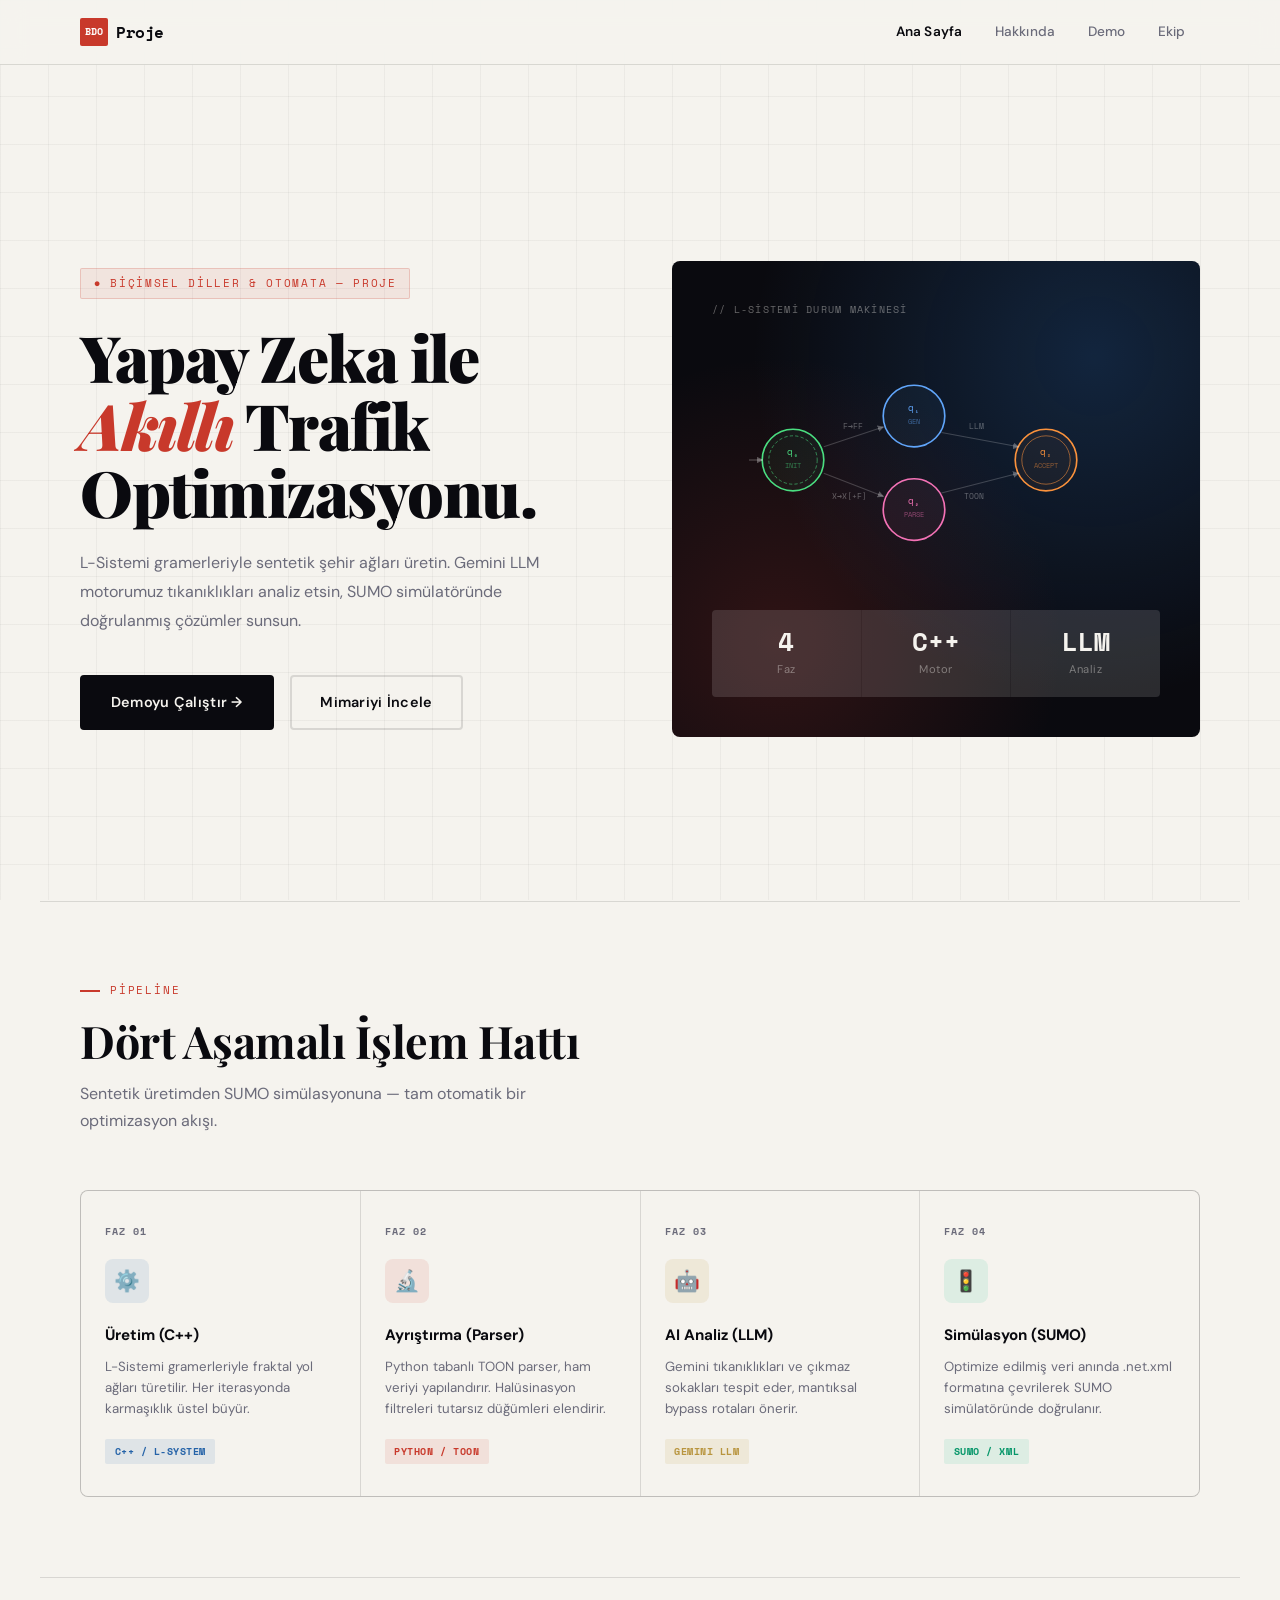
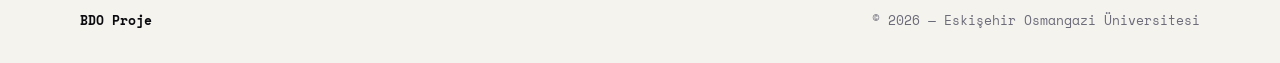
<file: bdo/frontend/index.html>
<!DOCTYPE html>
<html lang="tr">
<head>
    <meta charset="UTF-8">
    <meta name="viewport" content="width=device-width, initial-scale=1.0">
    <title>BDO Proje — Trafik Optimizasyon Sistemi</title>
    <link rel="stylesheet" href="css/style.css">
</head>
<body>

<header>
    <nav>
        <a href="index.html" class="logo">
            <span class="logo-badge">BDO</span>
            Proje
        </a>
        <ul class="nav-links">
            <li><a href="index.html" class="active">Ana Sayfa</a></li>
            <li><a href="about.html">Hakkında</a></li>
            <li><a href="tool.html">Demo</a></li>
            <li><a href="contact.html">Ekip</a></li>
        </ul>
    </nav>
</header>

<div class="hero">
    <div class="hero-left">
        <div class="hero-tag">
            <span>●</span> Biçimsel Diller & Otomata — Proje
        </div>
        <h1 class="hero-title">
            Yapay Zeka ile<br>
            <em>Akıllı</em> Trafik<br>
            Optimizasyonu.
        </h1>
        <p class="hero-desc">
            L-Sistemi gramerleriyle sentetik şehir ağları üretin. Gemini LLM motorumuz tıkanıklıkları analiz etsin, SUMO simülatöründe doğrulanmış çözümler sunsun.
        </p>
        <div class="hero-actions">
            <a href="tool.html" class="btn-primary">
                Demoyu Çalıştır →
            </a>
            <a href="about.html" class="btn-secondary">
                Mimariyi İncele
            </a>
        </div>
    </div>
    <div class="hero-visual fade-up delay-2">
        <div class="automata-diagram">
            <div class="diagram-header">// L-SİSTEMİ DURUM MAKİNESİ</div>
            <svg class="diagram-svg" viewBox="0 0 380 200" fill="none" xmlns="http://www.w3.org/2000/svg">
                <!-- States -->
                <circle cx="60" cy="100" r="28" stroke="#4ade80" stroke-width="1.5" fill="rgba(74,222,128,0.05)"/>
                <circle cx="60" cy="100" r="22" stroke="#4ade80" stroke-width="0.5" stroke-dasharray="3 2" fill="none"/>
                <text x="60" y="95" text-anchor="middle" font-family="Space Mono" font-size="8" fill="#4ade80">q₀</text>
                <text x="60" y="107" text-anchor="middle" font-family="Space Mono" font-size="6" fill="rgba(74,222,128,0.5)">INIT</text>

                <circle cx="170" cy="60" r="28" stroke="#60a5fa" stroke-width="1.5" fill="rgba(96,165,250,0.05)"/>
                <text x="170" y="55" text-anchor="middle" font-family="Space Mono" font-size="8" fill="#60a5fa">q₁</text>
                <text x="170" y="67" text-anchor="middle" font-family="Space Mono" font-size="6" fill="rgba(96,165,250,0.5)">GEN</text>

                <circle cx="170" cy="145" r="28" stroke="#f472b6" stroke-width="1.5" fill="rgba(244,114,182,0.05)"/>
                <text x="170" y="140" text-anchor="middle" font-family="Space Mono" font-size="8" fill="#f472b6">q₂</text>
                <text x="170" y="152" text-anchor="middle" font-family="Space Mono" font-size="6" fill="rgba(244,114,182,0.5)">PARSE</text>

                <circle cx="290" cy="100" r="28" stroke="#fb923c" stroke-width="1.5" fill="rgba(251,146,60,0.05)"/>
                <circle cx="290" cy="100" r="22" stroke="#fb923c" stroke-width="0.5" fill="none"/>
                <text x="290" y="95" text-anchor="middle" font-family="Space Mono" font-size="8" fill="#fb923c">q₃</text>
                <text x="290" y="107" text-anchor="middle" font-family="Space Mono" font-size="6" fill="rgba(251,146,60,0.5)">ACCEPT</text>

                <!-- Arrows -->
                <path d="M 88 88 L 142 70" stroke="rgba(255,255,255,0.2)" stroke-width="1" marker-end="url(#arrow)"/>
                <text x="105" y="72" font-family="Space Mono" font-size="7" fill="rgba(255,255,255,0.35)">F→FF</text>

                <path d="M 88 112 L 142 133" stroke="rgba(255,255,255,0.2)" stroke-width="1" marker-end="url(#arrow)"/>
                <text x="95" y="135" font-family="Space Mono" font-size="7" fill="rgba(255,255,255,0.35)">X→X[+F]</text>

                <path d="M 195 75 L 265 88" stroke="rgba(255,255,255,0.2)" stroke-width="1" marker-end="url(#arrow)"/>
                <text x="220" y="72" font-family="Space Mono" font-size="7" fill="rgba(255,255,255,0.35)">LLM</text>

                <path d="M 195 130 L 265 112" stroke="rgba(255,255,255,0.2)" stroke-width="1" marker-end="url(#arrow)"/>
                <text x="215" y="135" font-family="Space Mono" font-size="7" fill="rgba(255,255,255,0.35)">TOON</text>

                <!-- Start arrow -->
                <path d="M 20 100 L 32 100" stroke="rgba(255,255,255,0.3)" stroke-width="1" marker-end="url(#arrow)"/>

                <defs>
                    <marker id="arrow" markerWidth="6" markerHeight="6" refX="5" refY="3" orient="auto">
                        <path d="M0,0 L0,6 L6,3 z" fill="rgba(255,255,255,0.3)"/>
                    </marker>
                </defs>
            </svg>
            <div class="stat-row">
                <div class="stat-box">
                    <div class="stat-num">4</div>
                    <div class="stat-label">Faz</div>
                </div>
                <div class="stat-box">
                    <div class="stat-num">C++</div>
                    <div class="stat-label">Motor</div>
                </div>
                <div class="stat-box">
                    <div class="stat-num">LLM</div>
                    <div class="stat-label">Analiz</div>
                </div>
            </div>
        </div>
    </div>
</div>

<hr class="sep">

<!-- Pipeline Section -->
<section>
    <div class="section-label">Pipeline</div>
    <h2 class="section-title">Dört Aşamalı İşlem Hattı</h2>
    <p class="section-sub">Sentetik üretimden SUMO simülasyonuna — tam otomatik bir optimizasyon akışı.</p>

    <div class="phases-grid">
        <div class="phase-card fade-up">
            <div class="phase-num">FAZ 01</div>
            <div class="phase-icon">⚙️</div>
            <div class="phase-title">Üretim (C++)</div>
            <p class="phase-desc">L-Sistemi gramerleriyle fraktal yol ağları türetilir. Her iterasyonda karmaşıklık üstel büyür.</p>
            <span class="phase-tag">C++ / L-SYSTEM</span>
        </div>
        <div class="phase-card fade-up delay-1">
            <div class="phase-num">FAZ 02</div>
            <div class="phase-icon">🔬</div>
            <div class="phase-title">Ayrıştırma (Parser)</div>
            <p class="phase-desc">Python tabanlı TOON parser, ham veriyi yapılandırır. Halüsinasyon filtreleri tutarsız düğümleri elendirir.</p>
            <span class="phase-tag">PYTHON / TOON</span>
        </div>
        <div class="phase-card fade-up delay-2">
            <div class="phase-num">FAZ 03</div>
            <div class="phase-icon">🤖</div>
            <div class="phase-title">AI Analiz (LLM)</div>
            <p class="phase-desc">Gemini tıkanıklıkları ve çıkmaz sokakları tespit eder, mantıksal bypass rotaları önerir.</p>
            <span class="phase-tag">GEMINI LLM</span>
        </div>
        <div class="phase-card fade-up delay-3">
            <div class="phase-num">FAZ 04</div>
            <div class="phase-icon">🚦</div>
            <div class="phase-title">Simülasyon (SUMO)</div>
            <p class="phase-desc">Optimize edilmiş veri anında .net.xml formatına çevrilerek SUMO simülatöründe doğrulanır.</p>
            <span class="phase-tag">SUMO / XML</span>
        </div>
    </div>
</section>

<footer>
    <span class="footer-logo">BDO Proje</span>
    <span>© 2026 — Eskişehir Osmangazi Üniversitesi</span>
</footer>

</body>
</html>
</file>
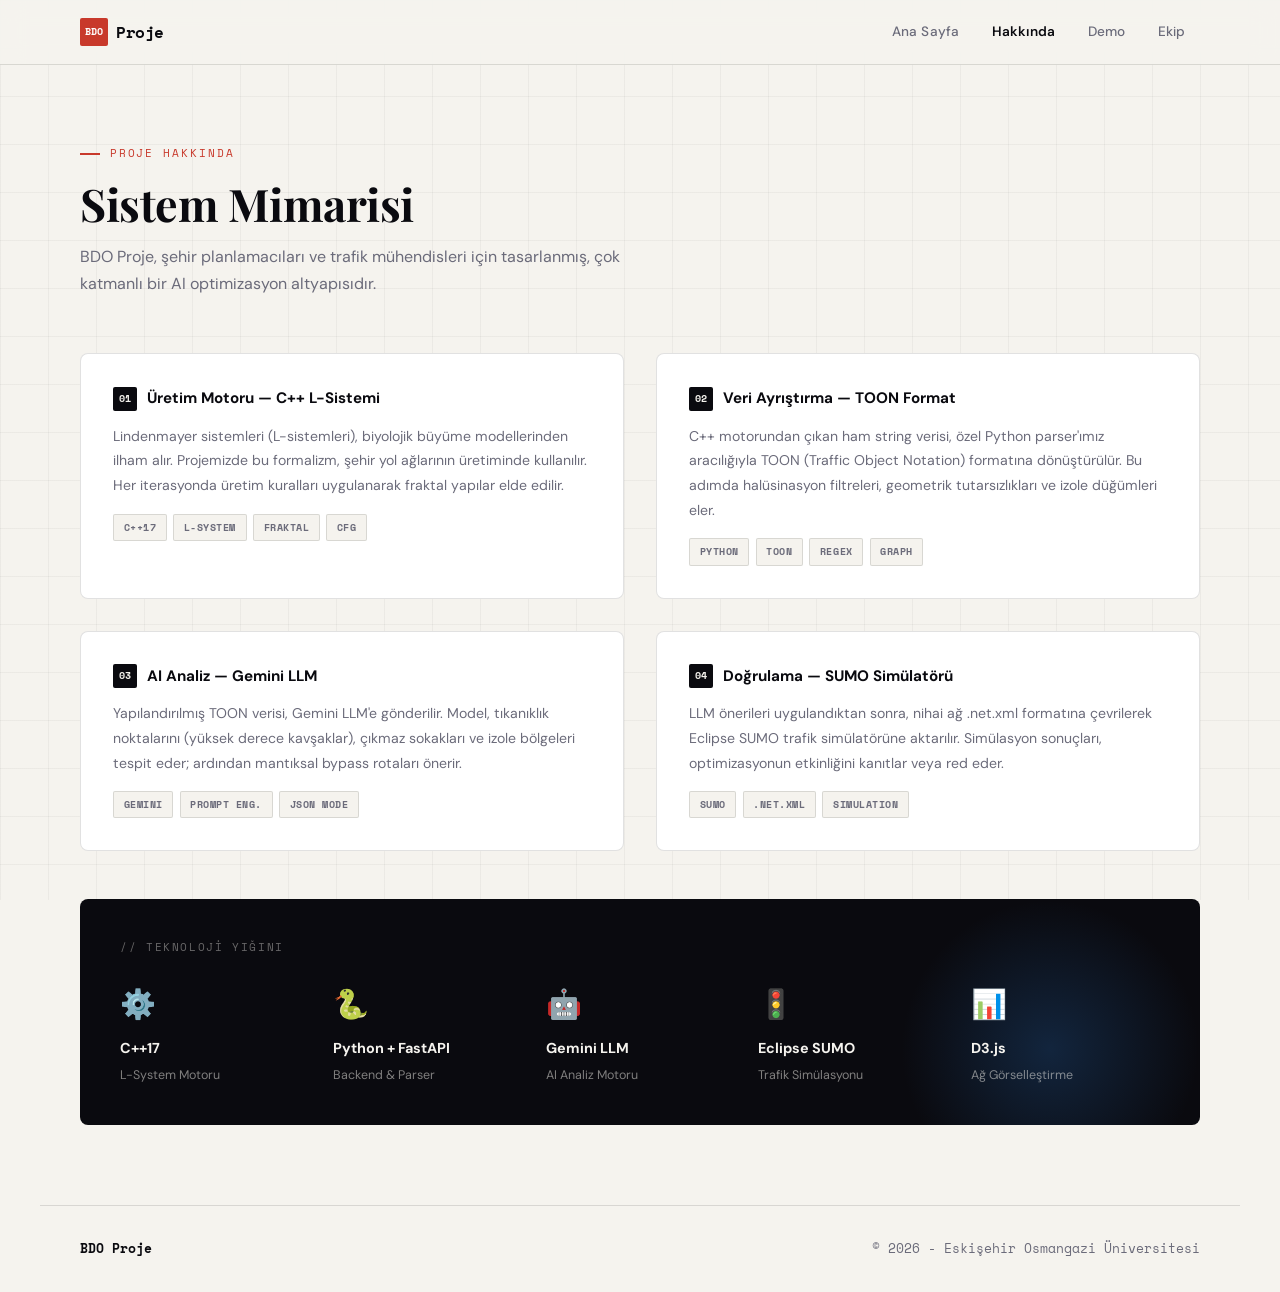
<file: bdo/frontend/about.html>
<!DOCTYPE html>
<html lang="tr">
<head>
    <meta charset="UTF-8">
    <meta name="viewport" content="width=device-width, initial-scale=1.0">
    <title>BDO Proje — Hakkında</title>
    <link rel="stylesheet" href="css/style.css">
</head>
<body>

<header>
    <nav>
        <a href="index.html" class="logo">
            <span class="logo-badge">BDO</span>
            Proje
        </a>
        <ul class="nav-links">
            <li><a href="index.html">Ana Sayfa</a></li>
            <li><a href="about.html" class="active">Hakkında</a></li>
            <li><a href="tool.html">Demo</a></li>
            <li><a href="contact.html">Ekip</a></li>
        </ul>
    </nav>
</header>

<section>
    <div class="section-label">Proje Hakkında</div>
    <h1 class="section-title">Sistem Mimarisi</h1>
    <p class="section-sub">BDO Proje, şehir planlamacıları ve trafik mühendisleri için tasarlanmış, çok katmanlı bir AI optimizasyon altyapısıdır.</p>

    <div class="arch-grid">
        <div class="arch-card fade-up">
            <div class="arch-card-title">
                <span class="arch-badge">01</span>
                Üretim Motoru — C++ L-Sistemi
            </div>
            <p>Lindenmayer sistemleri (L-sistemleri), biyolojik büyüme modellerinden ilham alır. Projemizde bu formalizm, şehir yol ağlarının üretiminde kullanılır. Her iterasyonda üretim kuralları uygulanarak fraktal yapılar elde edilir.</p>
            <div class="tech-chips">
                <span class="chip">C++17</span>
                <span class="chip">L-SYSTEM</span>
                <span class="chip">FRAKTAL</span>
                <span class="chip">CFG</span>
            </div>
        </div>

        <div class="arch-card fade-up delay-1">
            <div class="arch-card-title">
                <span class="arch-badge">02</span>
                Veri Ayrıştırma — TOON Format
            </div>
            <p>C++ motorundan çıkan ham string verisi, özel Python parser'ımız aracılığıyla TOON (Traffic Object Notation) formatına dönüştürülür. Bu adımda halüsinasyon filtreleri, geometrik tutarsızlıkları ve izole düğümleri eler.</p>
            <div class="tech-chips">
                <span class="chip">PYTHON</span>
                <span class="chip">TOON</span>
                <span class="chip">REGEX</span>
                <span class="chip">GRAPH</span>
            </div>
        </div>

        <div class="arch-card fade-up delay-2">
            <div class="arch-card-title">
                <span class="arch-badge">03</span>
                AI Analiz — Gemini LLM
            </div>
            <p>Yapılandırılmış TOON verisi, Gemini LLM'e gönderilir. Model, tıkanıklık noktalarını (yüksek derece kavşaklar), çıkmaz sokakları ve izole bölgeleri tespit eder; ardından mantıksal bypass rotaları önerir.</p>
            <div class="tech-chips">
                <span class="chip">GEMINI</span>
                <span class="chip">PROMPT ENG.</span>
                <span class="chip">JSON MODE</span>
            </div>
        </div>

        <div class="arch-card fade-up delay-3">
            <div class="arch-card-title">
                <span class="arch-badge">04</span>
                Doğrulama — SUMO Simülatörü
            </div>
            <p>LLM önerileri uygulandıktan sonra, nihai ağ .net.xml formatına çevrilerek Eclipse SUMO trafik simülatörüne aktarılır. Simülasyon sonuçları, optimizasyonun etkinliğini kanıtlar veya red eder.</p>
            <div class="tech-chips">
                <span class="chip">SUMO</span>
                <span class="chip">.NET.XML</span>
                <span class="chip">SIMULATION</span>
            </div>
        </div>
    </div>

    <!-- Tech Stack Summary -->
    <div style="margin-top: 3rem; background: var(--ink); color: var(--paper); border-radius: 8px; padding: 2.5rem; position: relative; overflow: hidden;">
        <div style="position: absolute; top: 0; right: 0; width: 300px; height: 300px; background: radial-gradient(circle, rgba(37,99,168,0.3) 0%, transparent 70%); pointer-events: none;"></div>
        <div style="font-family: 'Space Mono', monospace; font-size: 0.68rem; letter-spacing: 0.15em; text-transform: uppercase; color: rgba(245,243,238,0.4); margin-bottom: 1.5rem;">// TEKNOLOJİ YIĞINI</div>
        <div style="display: grid; grid-template-columns: repeat(auto-fit, minmax(140px, 1fr)); gap: 1.5rem; position: relative;">
            <div>
                <div style="font-size: 1.8rem; margin-bottom: 0.5rem;">⚙️</div>
                <div style="font-weight: 700; font-size: 0.9rem;">C++17</div>
                <div style="font-size: 0.78rem; color: rgba(245,243,238,0.5); margin-top: 0.25rem;">L-System Motoru</div>
            </div>
            <div>
                <div style="font-size: 1.8rem; margin-bottom: 0.5rem;">🐍</div>
                <div style="font-weight: 700; font-size: 0.9rem;">Python + FastAPI</div>
                <div style="font-size: 0.78rem; color: rgba(245,243,238,0.5); margin-top: 0.25rem;">Backend & Parser</div>
            </div>
            <div>
                <div style="font-size: 1.8rem; margin-bottom: 0.5rem;">🤖</div>
                <div style="font-weight: 700; font-size: 0.9rem;">Gemini LLM</div>
                <div style="font-size: 0.78rem; color: rgba(245,243,238,0.5); margin-top: 0.25rem;">AI Analiz Motoru</div>
            </div>
            <div>
                <div style="font-size: 1.8rem; margin-bottom: 0.5rem;">🚦</div>
                <div style="font-weight: 700; font-size: 0.9rem;">Eclipse SUMO</div>
                <div style="font-size: 0.78rem; color: rgba(245,243,238,0.5); margin-top: 0.25rem;">Trafik Simülasyonu</div>
            </div>
            <div>
                <div style="font-size: 1.8rem; margin-bottom: 0.5rem;">📊</div>
                <div style="font-weight: 700; font-size: 0.9rem;">D3.js</div>
                <div style="font-size: 0.78rem; color: rgba(245,243,238,0.5); margin-top: 0.25rem;">Ağ Görselleştirme</div>
            </div>
        </div>
    </div>
</section>

<footer>
    <span class="footer-logo">BDO Proje</span>
    <span>© 2026 - Eskişehir Osmangazi Üniversitesi</span>
</footer>

</body>
</html>
</file>
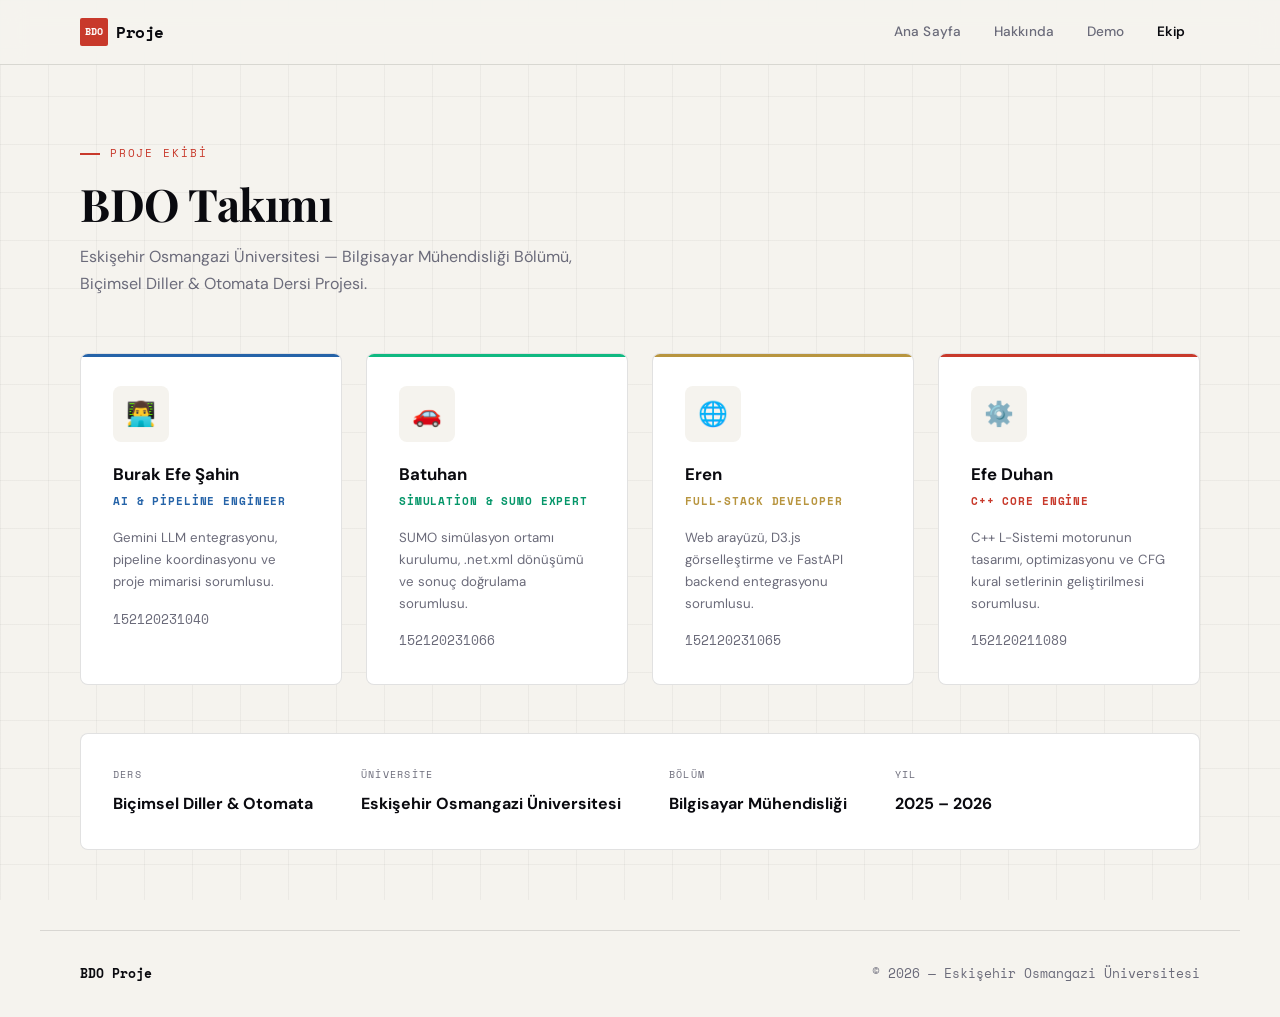
<file: bdo/frontend/contact.html>
<!DOCTYPE html>
<html lang="tr">
<head>
    <meta charset="UTF-8">
    <meta name="viewport" content="width=device-width, initial-scale=1.0">
    <title>BDO Proje — Ekip</title>
    <link rel="stylesheet" href="css/style.css">
</head>
<body>

<header>
    <nav>
        <a href="index.html" class="logo">
            <span class="logo-badge">BDO</span>
            Proje
        </a>
        <ul class="nav-links">
            <li><a href="index.html">Ana Sayfa</a></li>
            <li><a href="about.html">Hakkında</a></li>
            <li><a href="tool.html">Demo</a></li>
            <li><a href="contact.html" class="active">Ekip</a></li>
        </ul>
    </nav>
</header>

<section>
    <div class="section-label">Proje Ekibi</div>
    <h1 class="section-title">BDO Takımı</h1>
    <p class="section-sub">Eskişehir Osmangazi Üniversitesi — Bilgisayar Mühendisliği Bölümü, Biçimsel Diller & Otomata Dersi Projesi.</p>

    <div class="team-grid">
        <div class="team-card fade-up">
            <div class="team-avatar">👨‍💻</div>
            <div class="team-name">Burak Efe Şahin</div>
            <div class="team-role">AI & Pipeline Engineer</div>
            <p style="font-size: 0.83rem; color: var(--muted); margin-bottom: 1rem;">Gemini LLM entegrasyonu, pipeline koordinasyonu ve proje mimarisi sorumlusu.</p>
            <div class="team-no">152120231040</div>
        </div>

        <div class="team-card fade-up delay-1">
            <div class="team-avatar">🚗</div>
            <div class="team-name">Batuhan</div>
            <div class="team-role">Simulation & SUMO Expert</div>
            <p style="font-size: 0.83rem; color: var(--muted); margin-bottom: 1rem;">SUMO simülasyon ortamı kurulumu, .net.xml dönüşümü ve sonuç doğrulama sorumlusu.</p>
            <div class="team-no">152120231066</div>
        </div>

        <div class="team-card fade-up delay-2">
            <div class="team-avatar">🌐</div>
            <div class="team-name">Eren</div>
            <div class="team-role">Full-Stack Developer</div>
            <p style="font-size: 0.83rem; color: var(--muted); margin-bottom: 1rem;">Web arayüzü, D3.js görselleştirme ve FastAPI backend entegrasyonu sorumlusu.</p>
            <div class="team-no">152120231065</div>
        </div>

        <div class="team-card fade-up delay-3">
            <div class="team-avatar">⚙️</div>
            <div class="team-name">Efe Duhan</div>
            <div class="team-role">C++ Core Engine</div>
            <p style="font-size: 0.83rem; color: var(--muted); margin-bottom: 1rem;">C++ L-Sistemi motorunun tasarımı, optimizasyonu ve CFG kural setlerinin geliştirilmesi sorumlusu.</p>
            <div class="team-no">152120211089</div>
        </div>
    </div>

    <!-- Course info -->
    <div style="margin-top: 3rem; border: 1px solid var(--border); border-radius: 8px; padding: 2rem; background: white; display: flex; gap: 3rem; flex-wrap: wrap;">
        <div>
            <div style="font-family: 'Space Mono', monospace; font-size: 0.65rem; letter-spacing: 0.12em; text-transform: uppercase; color: var(--muted); margin-bottom: 0.5rem;">Ders</div>
            <div style="font-weight: 700;">Biçimsel Diller & Otomata</div>
        </div>
        <div>
            <div style="font-family: 'Space Mono', monospace; font-size: 0.65rem; letter-spacing: 0.12em; text-transform: uppercase; color: var(--muted); margin-bottom: 0.5rem;">Üniversite</div>
            <div style="font-weight: 700;">Eskişehir Osmangazi Üniversitesi</div>
        </div>
        <div>
            <div style="font-family: 'Space Mono', monospace; font-size: 0.65rem; letter-spacing: 0.12em; text-transform: uppercase; color: var(--muted); margin-bottom: 0.5rem;">Bölüm</div>
            <div style="font-weight: 700;">Bilgisayar Mühendisliği</div>
        </div>
        <div>
            <div style="font-family: 'Space Mono', monospace; font-size: 0.65rem; letter-spacing: 0.12em; text-transform: uppercase; color: var(--muted); margin-bottom: 0.5rem;">Yıl</div>
            <div style="font-weight: 700;">2025 – 2026</div>
        </div>
    </div>
</section>

<footer>
    <span class="footer-logo">BDO Proje</span>
    <span>© 2026 — Eskişehir Osmangazi Üniversitesi</span>
</footer>

</body>
</html>
</file>
<file: bdo/frontend/css/style.css>
@import url('https://fonts.googleapis.com/css2?family=Space+Mono:ital,wght@0,400;0,700;1,400&family=DM+Sans:opsz,wght@9..40,300;9..40,400;9..40,500;9..40,600;9..40,700&family=Playfair+Display:wght@700;900&display=swap');

:root {
    --ink: #0a0a0f;
    --paper: #f5f3ee;
    --paper-dark: #ede9e0;
    --primary: #1a1a2e;
    --accent: #c8392b;
    --accent2: #2563a8;
    --gold: #b8953f;
    --muted: #6b6b7a;
    --radius: 4px;
    --border: rgba(10,10,15,0.12);
}

*, *::before, *::after {
    margin: 0; padding: 0;
    box-sizing: border-box;
}

::selection {
    background: var(--accent);
    color: white;
}

html { scroll-behavior: smooth; }

body {
    background: var(--paper);
    color: var(--ink);
    font-family: 'DM Sans', sans-serif;
    font-weight: 400;
    line-height: 1.65;
    overflow-x: hidden;
}

/* ─── GRID BACKGROUND ─── */
body::before {
    content: '';
    position: fixed;
    inset: 0;
    background-image:
        linear-gradient(rgba(10,10,15,0.04) 1px, transparent 1px),
        linear-gradient(90deg, rgba(10,10,15,0.04) 1px, transparent 1px);
    background-size: 48px 48px;
    pointer-events: none;
    z-index: 0;
}

/* ─── HEADER / NAV ─── */
header {
    position: sticky;
    top: 0;
    z-index: 100;
    background: rgba(245, 243, 238, 0.92);
    backdrop-filter: blur(12px);
    border-bottom: 1px solid var(--border);
}

nav {
    max-width: 1200px;
    margin: 0 auto;
    padding: 0 2.5rem;
    height: 64px;
    display: flex;
    align-items: center;
    justify-content: space-between;
}

.logo {
    font-family: 'Space Mono', monospace;
    font-size: 1rem;
    font-weight: 700;
    color: var(--ink);
    text-decoration: none;
    letter-spacing: -0.5px;
    display: flex;
    align-items: center;
    gap: 0.5rem;
}

.logo-badge {
    display: inline-flex;
    align-items: center;
    justify-content: center;
    width: 28px; height: 28px;
    background: var(--accent);
    color: white;
    font-size: 0.65rem;
    font-weight: 700;
    border-radius: 2px;
    letter-spacing: 0;
}

.nav-links {
    list-style: none;
    display: flex;
    gap: 0.25rem;
}

.nav-links a {
    text-decoration: none;
    color: var(--muted);
    font-size: 0.85rem;
    font-weight: 500;
    padding: 0.4rem 0.9rem;
    border-radius: 3px;
    transition: all 0.2s;
    letter-spacing: 0.01em;
}

.nav-links a:hover { color: var(--ink); background: rgba(10,10,15,0.06); }
.nav-links a.active { color: var(--ink); font-weight: 600; }

/* ─── HERO ─── */
.hero {
    position: relative;
    z-index: 1;
    max-width: 1200px;
    margin: 0 auto;
    padding: 6rem 2.5rem 4rem;
    display: grid;
    grid-template-columns: 1fr 1fr;
    gap: 4rem;
    align-items: center;
    min-height: calc(100vh - 64px);
}

.hero-left {
    animation: fadeUp 0.8s ease forwards;
}

.hero-tag {
    display: inline-flex;
    align-items: center;
    gap: 0.5rem;
    font-family: 'Space Mono', monospace;
    font-size: 0.7rem;
    letter-spacing: 0.15em;
    text-transform: uppercase;
    color: var(--accent);
    background: rgba(200,57,43,0.08);
    border: 1px solid rgba(200,57,43,0.2);
    padding: 0.35rem 0.8rem;
    border-radius: 2px;
    margin-bottom: 1.5rem;
}

.hero-title {
    font-family: 'Playfair Display', serif;
    font-size: clamp(2.8rem, 5vw, 4.2rem);
    font-weight: 900;
    line-height: 1.05;
    letter-spacing: -1.5px;
    margin-bottom: 1.5rem;
    color: var(--ink);
}

.hero-title em {
    font-style: italic;
    color: var(--accent);
}

.hero-desc {
    font-size: 1rem;
    color: var(--muted);
    max-width: 460px;
    margin-bottom: 2.5rem;
    font-weight: 400;
    line-height: 1.8;
}

.hero-actions {
    display: flex;
    gap: 1rem;
    align-items: center;
    flex-wrap: wrap;
}

.btn-primary {
    display: inline-flex;
    align-items: center;
    gap: 0.5rem;
    background: var(--ink);
    color: var(--paper);
    padding: 0.85rem 1.8rem;
    border-radius: var(--radius);
    text-decoration: none;
    font-size: 0.9rem;
    font-weight: 600;
    transition: all 0.25s;
    border: 2px solid var(--ink);
    letter-spacing: 0.02em;
}

.btn-primary:hover {
    background: var(--accent);
    border-color: var(--accent);
    transform: translateY(-1px);
}

.btn-secondary {
    display: inline-flex;
    align-items: center;
    gap: 0.5rem;
    background: transparent;
    color: var(--ink);
    padding: 0.85rem 1.8rem;
    border-radius: var(--radius);
    text-decoration: none;
    font-size: 0.9rem;
    font-weight: 600;
    transition: all 0.25s;
    border: 2px solid var(--border);
    letter-spacing: 0.02em;
}

.btn-secondary:hover {
    border-color: var(--ink);
    background: rgba(10,10,15,0.04);
}

/* ─── HERO VISUAL ─── */
.hero-visual {
    position: relative;
    animation: fadeUp 0.8s 0.2s ease both;
}

.automata-diagram {
    background: var(--ink);
    border-radius: 8px;
    padding: 2.5rem;
    position: relative;
    overflow: hidden;
}

.automata-diagram::before {
    content: '';
    position: absolute;
    inset: 0;
    background: radial-gradient(circle at 80% 20%, rgba(37,99,168,0.3) 0%, transparent 60%),
                radial-gradient(circle at 20% 80%, rgba(200,57,43,0.2) 0%, transparent 50%);
}

.diagram-header {
    font-family: 'Space Mono', monospace;
    font-size: 0.65rem;
    color: rgba(245,243,238,0.4);
    letter-spacing: 0.12em;
    text-transform: uppercase;
    margin-bottom: 2rem;
    position: relative;
}

.diagram-svg {
    width: 100%;
    height: 220px;
    position: relative;
}

.stat-row {
    display: grid;
    grid-template-columns: repeat(3, 1fr);
    gap: 1px;
    background: rgba(245,243,238,0.1);
    border-radius: 4px;
    overflow: hidden;
    margin-top: 2rem;
    position: relative;
}

.stat-box {
    background: rgba(245,243,238,0.04);
    padding: 1.2rem 1rem;
    text-align: center;
}

.stat-num {
    font-family: 'Space Mono', monospace;
    font-size: 1.6rem;
    font-weight: 700;
    color: var(--paper);
    line-height: 1;
}

.stat-label {
    font-size: 0.7rem;
    color: rgba(245,243,238,0.4);
    margin-top: 0.3rem;
    letter-spacing: 0.05em;
}

/* ─── SECTION COMMONS ─── */
section {
    position: relative;
    z-index: 1;
    max-width: 1200px;
    margin: 0 auto;
    padding: 5rem 2.5rem;
}

.section-label {
    font-family: 'Space Mono', monospace;
    font-size: 0.68rem;
    letter-spacing: 0.18em;
    text-transform: uppercase;
    color: var(--accent);
    margin-bottom: 1rem;
    display: flex;
    align-items: center;
    gap: 0.6rem;
}

.section-label::before {
    content: '';
    display: inline-block;
    width: 20px; height: 2px;
    background: var(--accent);
}

.section-title {
    font-family: 'Playfair Display', serif;
    font-size: clamp(2rem, 3.5vw, 3rem);
    font-weight: 700;
    line-height: 1.1;
    letter-spacing: -0.5px;
    margin-bottom: 1rem;
}

.section-sub {
    font-size: 1rem;
    color: var(--muted);
    max-width: 540px;
    margin-bottom: 3.5rem;
}

/* ─── SEPARATOR ─── */
.sep {
    border: none;
    height: 1px;
    background: var(--border);
    max-width: 1200px;
    margin: 0 auto;
}

/* ─── PIPELINE / PHASES ─── */
.phases-grid {
    display: grid;
    grid-template-columns: repeat(4, 1fr);
    gap: 1px;
    background: var(--border);
    border: 1px solid var(--border);
    border-radius: 8px;
    overflow: hidden;
}

.phase-card {
    background: var(--paper);
    padding: 2rem 1.5rem;
    transition: background 0.25s;
    position: relative;
}

.phase-card:hover { background: white; }

.phase-num {
    font-family: 'Space Mono', monospace;
    font-size: 0.65rem;
    font-weight: 700;
    color: var(--muted);
    letter-spacing: 0.1em;
    margin-bottom: 1.2rem;
}

.phase-icon {
    width: 44px; height: 44px;
    border-radius: 8px;
    display: flex;
    align-items: center;
    justify-content: center;
    font-size: 1.3rem;
    margin-bottom: 1.2rem;
}

.phase-card:nth-child(1) .phase-icon { background: rgba(37,99,168,0.1); }
.phase-card:nth-child(2) .phase-icon { background: rgba(200,57,43,0.1); }
.phase-card:nth-child(3) .phase-icon { background: rgba(184,149,63,0.12); }
.phase-card:nth-child(4) .phase-icon { background: rgba(16,185,129,0.1); }

.phase-title {
    font-family: 'DM Sans', sans-serif;
    font-size: 0.95rem;
    font-weight: 700;
    margin-bottom: 0.5rem;
    color: var(--ink);
}

.phase-desc {
    font-size: 0.83rem;
    color: var(--muted);
    line-height: 1.6;
}

.phase-tag {
    display: inline-block;
    margin-top: 1.2rem;
    font-family: 'Space Mono', monospace;
    font-size: 0.65rem;
    padding: 0.25rem 0.6rem;
    border-radius: 2px;
    font-weight: 700;
    letter-spacing: 0.05em;
}

.phase-card:nth-child(1) .phase-tag { background: rgba(37,99,168,0.1); color: var(--accent2); }
.phase-card:nth-child(2) .phase-tag { background: rgba(200,57,43,0.1); color: var(--accent); }
.phase-card:nth-child(3) .phase-tag { background: rgba(184,149,63,0.12); color: var(--gold); }
.phase-card:nth-child(4) .phase-tag { background: rgba(16,185,129,0.1); color: #059669; }

/* ─── TOOL PAGE ─── */
.tool-layout {
    display: grid;
    grid-template-columns: 340px 1fr;
    gap: 2rem;
    align-items: start;
}

.panel {
    background: white;
    border: 1px solid var(--border);
    border-radius: 8px;
    overflow: hidden;
}

.panel-header {
    padding: 1.2rem 1.5rem;
    border-bottom: 1px solid var(--border);
    display: flex;
    align-items: center;
    justify-content: space-between;
}

.panel-title {
    font-family: 'Space Mono', monospace;
    font-size: 0.72rem;
    font-weight: 700;
    letter-spacing: 0.1em;
    text-transform: uppercase;
    color: var(--ink);
}

.panel-body { padding: 1.5rem; }

.form-group {
    margin-bottom: 1.2rem;
}

.form-group label {
    display: block;
    font-size: 0.78rem;
    font-weight: 600;
    color: var(--ink);
    margin-bottom: 0.45rem;
    letter-spacing: 0.02em;
}

.form-group select,
.form-group input[type="number"] {
    width: 100%;
    padding: 0.75rem 1rem;
    border: 1.5px solid var(--border);
    border-radius: var(--radius);
    background: var(--paper);
    font-family: 'DM Sans', sans-serif;
    font-size: 0.88rem;
    color: var(--ink);
    transition: border-color 0.2s;
    appearance: none;
}

.form-group select:focus,
.form-group input[type="number"]:focus {
    outline: none;
    border-color: var(--ink);
    background: white;
}

.run-btn {
    width: 100%;
    padding: 0.9rem;
    background: var(--ink);
    color: var(--paper);
    border: none;
    border-radius: var(--radius);
    font-family: 'DM Sans', sans-serif;
    font-size: 0.88rem;
    font-weight: 700;
    cursor: pointer;
    transition: all 0.25s;
    letter-spacing: 0.03em;
    display: flex;
    align-items: center;
    justify-content: center;
    gap: 0.5rem;
    margin-top: 0.5rem;
}

.run-btn:hover { background: var(--accent); }
.run-btn:disabled { background: var(--muted); cursor: not-allowed; }

.status-indicator {
    width: 8px; height: 8px;
    border-radius: 50%;
    background: #10b981;
    animation: pulse-green 2s infinite;
}

@keyframes pulse-green {
    0%, 100% { box-shadow: 0 0 0 0 rgba(16,185,129,0.4); }
    50% { box-shadow: 0 0 0 5px rgba(16,185,129,0); }
}

.map-container {
    display: flex;
    flex-direction: column;
    gap: 1rem;
}

#mapDisplay {
    height: 460px;
    min-height: 460px;
    border-radius: var(--radius);
    background: #f8f7f4;
    border: 1px solid var(--border);
    position: relative;
    overflow: hidden;
    /* ÖNEMLİ: flex KULLANMIYORUZ — SVG %100 doldurabilsin.
       Empty state'i position:absolute ile merkezliyoruz (aşağıda). */
}

#mapDisplay svg {
    display: block;
}

/* ─── LEAFLET HARITA (OSM modu) ─── */
#leafletMap {
    position: absolute;
    inset: 0;
    z-index: 1;
    border-radius: var(--radius);
}

/* Leaflet'in varsayılan attribution'ı ufak olsun */
.leaflet-control-attribution {
    font-size: 0.6rem !important;
    background: rgba(255,255,255,0.7) !important;
}

/* D3 overlay'i Leaflet'in üstünde ama interaksiyonu bloklama dışında tutuyoruz */
#leafletMap svg {
    pointer-events: none;  /* tile'lar üzerinde pan yapılabilsin */
}

#leafletMap svg circle,
#leafletMap svg line {
    pointer-events: auto;  /* ama nokta ve çizgiler tıklanabilir/hover'lanabilir */
}

.map-empty-state {
    position: absolute;
    inset: 0;
    display: flex;
    flex-direction: column;
    align-items: center;
    justify-content: center;
    text-align: center;
    color: var(--muted);
    pointer-events: none;
}

.map-empty-state .empty-icon {
    font-size: 3rem;
    margin-bottom: 1rem;
    opacity: 0.4;
}

.map-empty-state p {
    font-size: 0.85rem;
    font-family: 'Space Mono', monospace;
}

.console-box {
    background: #0f1117;
    border-radius: var(--radius);
    padding: 1rem 1.2rem;
    font-family: 'Space Mono', monospace;
    font-size: 0.78rem;
    color: #4ade80;
    height: 130px;
    overflow-y: auto;
    border: 1px solid rgba(255,255,255,0.06);
    line-height: 1.7;
}

.console-box::-webkit-scrollbar { width: 4px; }
.console-box::-webkit-scrollbar-track { background: transparent; }
.console-box::-webkit-scrollbar-thumb { background: rgba(255,255,255,0.1); border-radius: 2px; }

/* ─── MAP LEGEND ─── */
.map-legend {
    position: absolute;
    top: 12px;
    right: 12px;
    background: rgba(255, 255, 255, 0.92);
    backdrop-filter: blur(8px);
    border: 1px solid var(--border);
    border-radius: 6px;
    padding: 0.6rem 0.8rem;
    font-family: 'Space Mono', monospace;
    font-size: 0.68rem;
    color: var(--ink);
    z-index: 10;
    box-shadow: 0 2px 8px rgba(0,0,0,0.05);
    pointer-events: none;
}

.legend-row {
    display: flex;
    align-items: center;
    gap: 0.45rem;
    padding: 0.15rem 0;
    letter-spacing: 0.02em;
}

.legend-swatch {
    display: inline-block;
    width: 16px; height: 3px;
    border-radius: 1px;
}

.legend-swatch.legend-node {
    width: 8px; height: 8px;
    border-radius: 50%;
    background: var(--accent);
    border: 1.5px solid var(--paper);
}

.legend-swatch.legend-edge {
    background: #3b82f6;
}

.legend-swatch.legend-ai {
    background: #16a34a;
    background-image: repeating-linear-gradient(90deg,
        #16a34a 0, #16a34a 4px,
        transparent 4px, transparent 7px);
}

/* ─── MAP TOOLTIP (hover) ─── */
.map-tooltip {
    position: absolute;
    background: var(--ink);
    color: var(--paper);
    padding: 0.5rem 0.75rem;
    border-radius: 4px;
    font-family: 'Space Mono', monospace;
    font-size: 0.7rem;
    pointer-events: none;
    z-index: 20;
    box-shadow: 0 4px 12px rgba(0,0,0,0.2);
    white-space: nowrap;
    transform: translate(-50%, -120%);
    opacity: 0.96;
}

.map-tooltip-coord {
    opacity: 0.55;
    font-size: 0.62rem;
    margin-top: 2px;
}

/* ─── STATS PANEL ─── */
.stats-grid {
    display: grid;
    grid-template-columns: 1fr 1fr;
    gap: 1px;
    background: var(--border);
    border: 1px solid var(--border);
    border-radius: 4px;
    overflow: hidden;
}

.stat-cell {
    background: white;
    padding: 1rem 0.9rem;
    text-align: left;
}

.stat-cell-label {
    font-family: 'Space Mono', monospace;
    font-size: 0.62rem;
    letter-spacing: 0.12em;
    text-transform: uppercase;
    color: var(--muted);
    margin-bottom: 0.35rem;
}

.stat-cell-value {
    font-family: 'Playfair Display', serif;
    font-size: 1.6rem;
    font-weight: 700;
    color: var(--ink);
    line-height: 1;
    letter-spacing: -0.5px;
}

.stat-cell-value.is-yes { color: #059669; }
.stat-cell-value.is-no  { color: var(--muted); font-size: 1rem; font-weight: 500; }

.stats-source-badge {
    font-family: 'Space Mono', monospace;
    font-size: 0.6rem;
    letter-spacing: 0.1em;
    text-transform: uppercase;
    padding: 0.2rem 0.55rem;
    background: var(--paper);
    color: var(--muted);
    border-radius: 2px;
    border: 1px solid var(--border);
    font-weight: 700;
}

/* ─── SUMO STATUS BAR ─── */
.sumo-status {
    margin-top: 1rem;
    padding: 0.7rem 0.9rem;
    border-radius: 4px;
    font-family: 'Space Mono', monospace;
    font-size: 0.7rem;
    line-height: 1.5;
    display: none;  /* JS açar */
}

.sumo-status.is-ok {
    display: block;
    background: rgba(16,185,129,0.08);
    color: #047857;
    border: 1px solid rgba(16,185,129,0.25);
}

.sumo-status.is-partial {
    display: block;
    background: rgba(251,146,60,0.08);
    color: #b45309;
    border: 1px solid rgba(251,146,60,0.3);
}

.sumo-status.is-error {
    display: block;
    background: rgba(239,68,68,0.08);
    color: #b91c1c;
    border: 1px solid rgba(239,68,68,0.25);
}

/* ─── TEAM PAGE ─── */
.team-grid {
    display: grid;
    grid-template-columns: repeat(auto-fit, minmax(260px, 1fr));
    gap: 1.5rem;
}

.team-card {
    background: white;
    border: 1px solid var(--border);
    border-radius: 8px;
    padding: 2rem;
    transition: all 0.25s;
    position: relative;
    overflow: hidden;
}

.team-card::before {
    content: '';
    position: absolute;
    top: 0; left: 0; right: 0;
    height: 3px;
}

.team-card:nth-child(1)::before { background: var(--accent2); }
.team-card:nth-child(2)::before { background: #10b981; }
.team-card:nth-child(3)::before { background: var(--gold); }
.team-card:nth-child(4)::before { background: var(--accent); }

.team-card:hover { transform: translateY(-3px); box-shadow: 0 12px 32px rgba(0,0,0,0.08); }

.team-avatar {
    width: 56px; height: 56px;
    border-radius: 8px;
    display: flex;
    align-items: center;
    justify-content: center;
    font-size: 1.5rem;
    margin-bottom: 1.2rem;
    background: var(--paper);
}

.team-name {
    font-size: 1.05rem;
    font-weight: 700;
    color: var(--ink);
    margin-bottom: 0.25rem;
}

.team-role {
    font-family: 'Space Mono', monospace;
    font-size: 0.68rem;
    font-weight: 700;
    letter-spacing: 0.08em;
    text-transform: uppercase;
    margin-bottom: 1rem;
}

.team-card:nth-child(1) .team-role { color: var(--accent2); }
.team-card:nth-child(2) .team-role { color: #059669; }
.team-card:nth-child(3) .team-role { color: var(--gold); }
.team-card:nth-child(4) .team-role { color: var(--accent); }

.team-no {
    font-size: 0.8rem;
    color: var(--muted);
    font-family: 'Space Mono', monospace;
}

/* ─── ABOUT PAGE ─── */
.arch-grid {
    display: grid;
    grid-template-columns: 1fr 1fr;
    gap: 2rem;
    margin-top: 3rem;
}

.arch-card {
    background: white;
    border: 1px solid var(--border);
    border-radius: 8px;
    padding: 2rem;
}

.arch-card-title {
    font-size: 0.95rem;
    font-weight: 700;
    margin-bottom: 0.8rem;
    display: flex;
    align-items: center;
    gap: 0.6rem;
}

.arch-badge {
    display: inline-flex;
    align-items: center;
    justify-content: center;
    width: 24px; height: 24px;
    background: var(--ink);
    color: var(--paper);
    font-size: 0.65rem;
    font-weight: 700;
    border-radius: 2px;
    font-family: 'Space Mono', monospace;
}

.arch-card p {
    font-size: 0.88rem;
    color: var(--muted);
    line-height: 1.75;
}

.tech-chips {
    display: flex;
    flex-wrap: wrap;
    gap: 0.4rem;
    margin-top: 1rem;
}

.chip {
    font-family: 'Space Mono', monospace;
    font-size: 0.65rem;
    padding: 0.25rem 0.6rem;
    background: var(--paper);
    border: 1px solid var(--border);
    border-radius: 2px;
    color: var(--muted);
    font-weight: 700;
    letter-spacing: 0.05em;
}

/* ─── FOOTER ─── */
footer {
    position: relative;
    z-index: 1;
    border-top: 1px solid var(--border);
    padding: 2rem 2.5rem;
    max-width: 1200px;
    margin: 0 auto;
    display: flex;
    align-items: center;
    justify-content: space-between;
    font-size: 0.82rem;
    color: var(--muted);
    font-family: 'Space Mono', monospace;
}

.footer-logo {
    font-weight: 700;
    color: var(--ink);
}
/* ─── BYPASS ETKİSİ KARŞILAŞTIRMA PANELİ ─── */
.compare-grid {
    display: flex;
    flex-direction: column;
    gap: 0.6rem;
    margin-bottom: 1rem;
}

.compare-row {
    display: grid;
    grid-template-columns: 70px 1fr auto 1fr auto;
    align-items: center;
    gap: 0.6rem;
    font-family: 'Space Mono', monospace;
    font-size: 0.8rem;
}

.compare-label {
    font-size: 0.65rem;
    letter-spacing: 0.1em;
    text-transform: uppercase;
    color: var(--muted);
}

.compare-before { color: var(--muted); }
.compare-after  { color: var(--ink); font-weight: 700; }
.compare-arrow  { color: var(--muted); font-size: 0.9rem; }

.compare-diff {
    font-size: 0.72rem;
    padding: 0.15rem 0.45rem;
    border-radius: 3px;
    font-weight: 700;
    letter-spacing: 0.02em;
}
.compare-diff.is-good    { background: rgba(16,185,129,0.12); color: #059669; }
.compare-diff.is-bad     { background: rgba(239,68,68,0.12);  color: #b91c1c; }
.compare-diff.is-neutral { background: var(--paper); color: var(--muted); }

/* ─── VIEW MODE TOGGLE (Önce/Sonra) ─── */
.view-mode-toggle {
    display: grid;
    grid-template-columns: 1fr 1fr;
    gap: 1px;
    background: var(--border);
    border: 1px solid var(--border);
    border-radius: 4px;
    overflow: hidden;
    margin-top: 0.5rem;
}

.view-mode-option {
    background: white;
    padding: 0.6rem 0.8rem;
    cursor: pointer;
    text-align: center;
    font-family: 'Space Mono', monospace;
    font-size: 0.72rem;
    font-weight: 700;
    letter-spacing: 0.08em;
    text-transform: uppercase;
    color: var(--muted);
    transition: all 0.15s;
}

.view-mode-option input[type="radio"] { display: none; }
.view-mode-option:hover { background: var(--paper); }
.view-mode-option:has(input:checked) {
    background: var(--ink);
    color: var(--paper);
}
.view-mode-option:has(input:disabled) {
    opacity: 0.4;
    cursor: not-allowed;
}
/* ─── ANIMATIONS ─── */
@keyframes fadeUp {
    from { opacity: 0; transform: translateY(24px); }
    to { opacity: 1; transform: translateY(0); }
}

.fade-up {
    opacity: 0;
    animation: fadeUp 0.7s ease forwards;
}

.delay-1 { animation-delay: 0.1s; }
.delay-2 { animation-delay: 0.2s; }
.delay-3 { animation-delay: 0.3s; }
.delay-4 { animation-delay: 0.4s; }

/* ─── RESPONSIVE ─── */
@media (max-width: 900px) {
    .hero { grid-template-columns: 1fr; min-height: auto; padding: 3rem 1.5rem; }
    .hero-visual { display: none; }
    .phases-grid { grid-template-columns: 1fr 1fr; }
    .tool-layout { grid-template-columns: 1fr; }
    .arch-grid { grid-template-columns: 1fr; }
    nav { padding: 0 1.5rem; }
    .nav-links { gap: 0.1rem; }
    .nav-links a { padding: 0.4rem 0.6rem; font-size: 0.8rem; }
}
</file>
